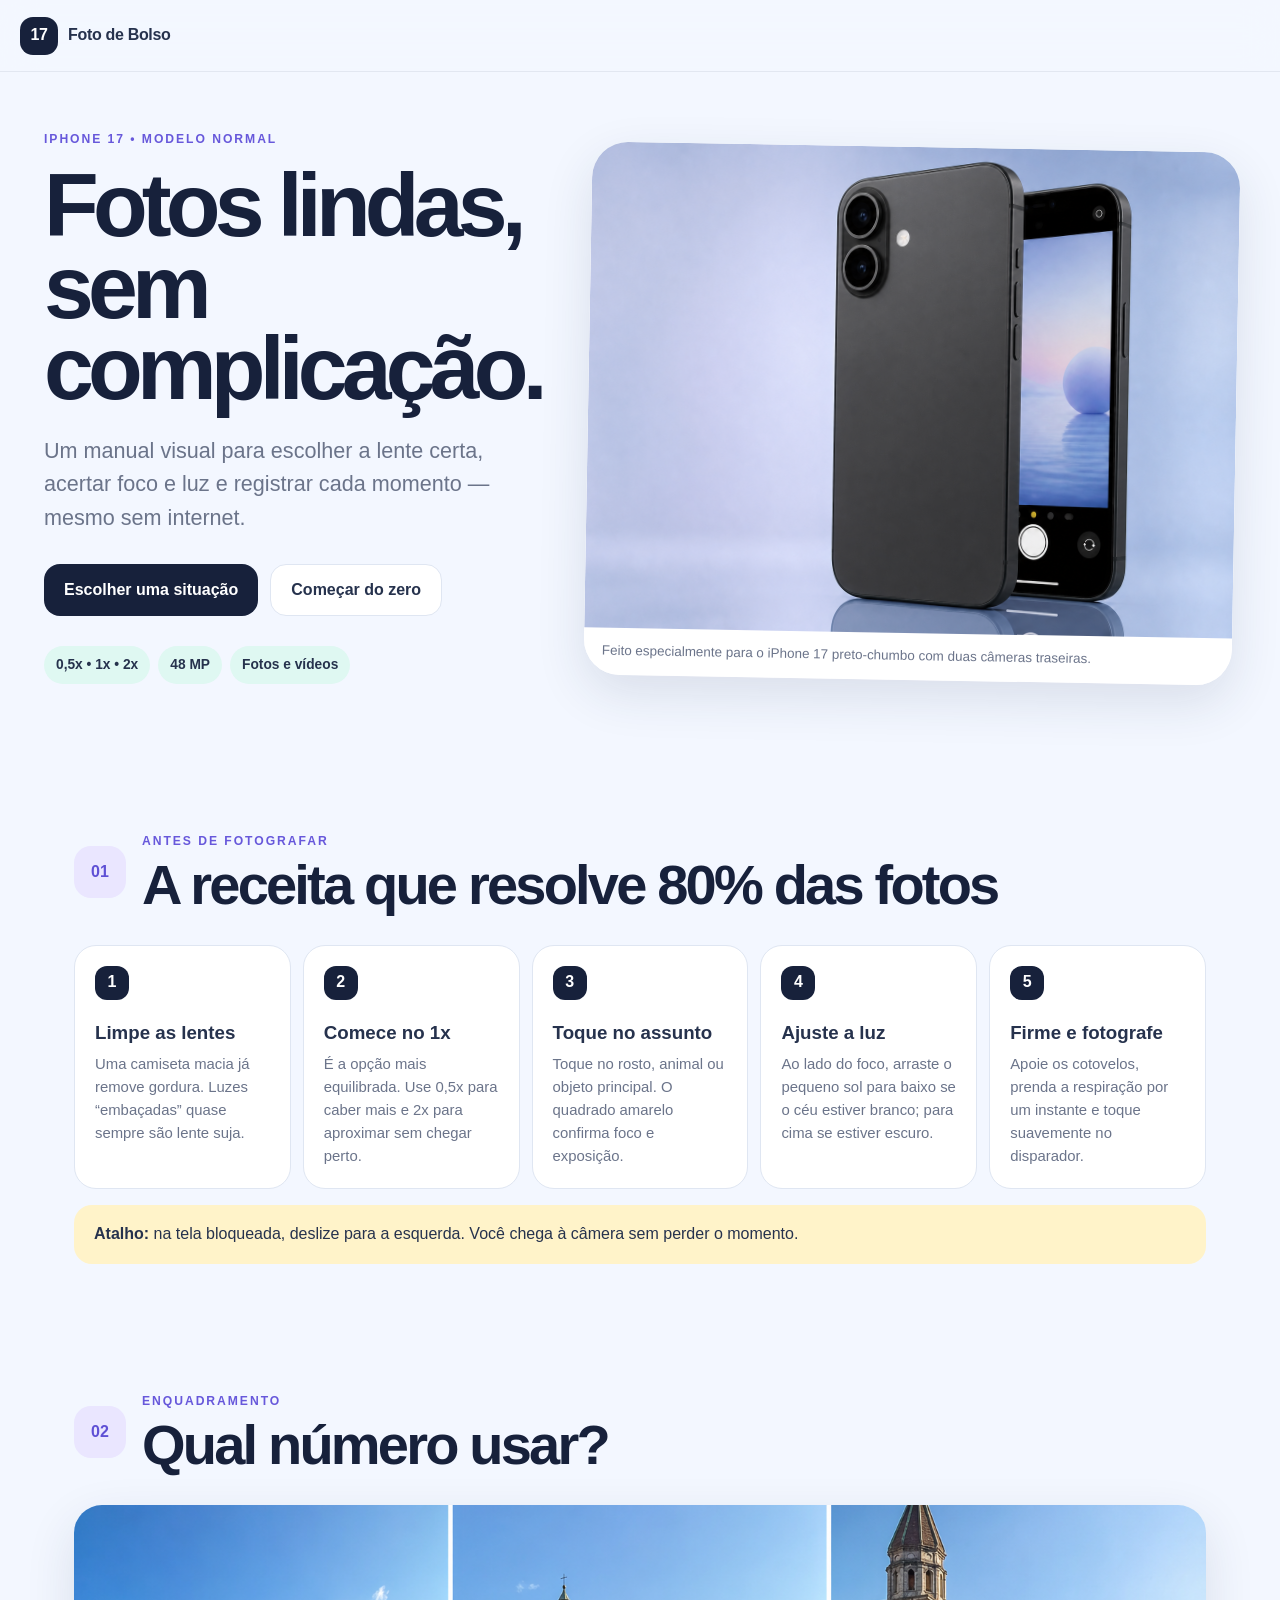
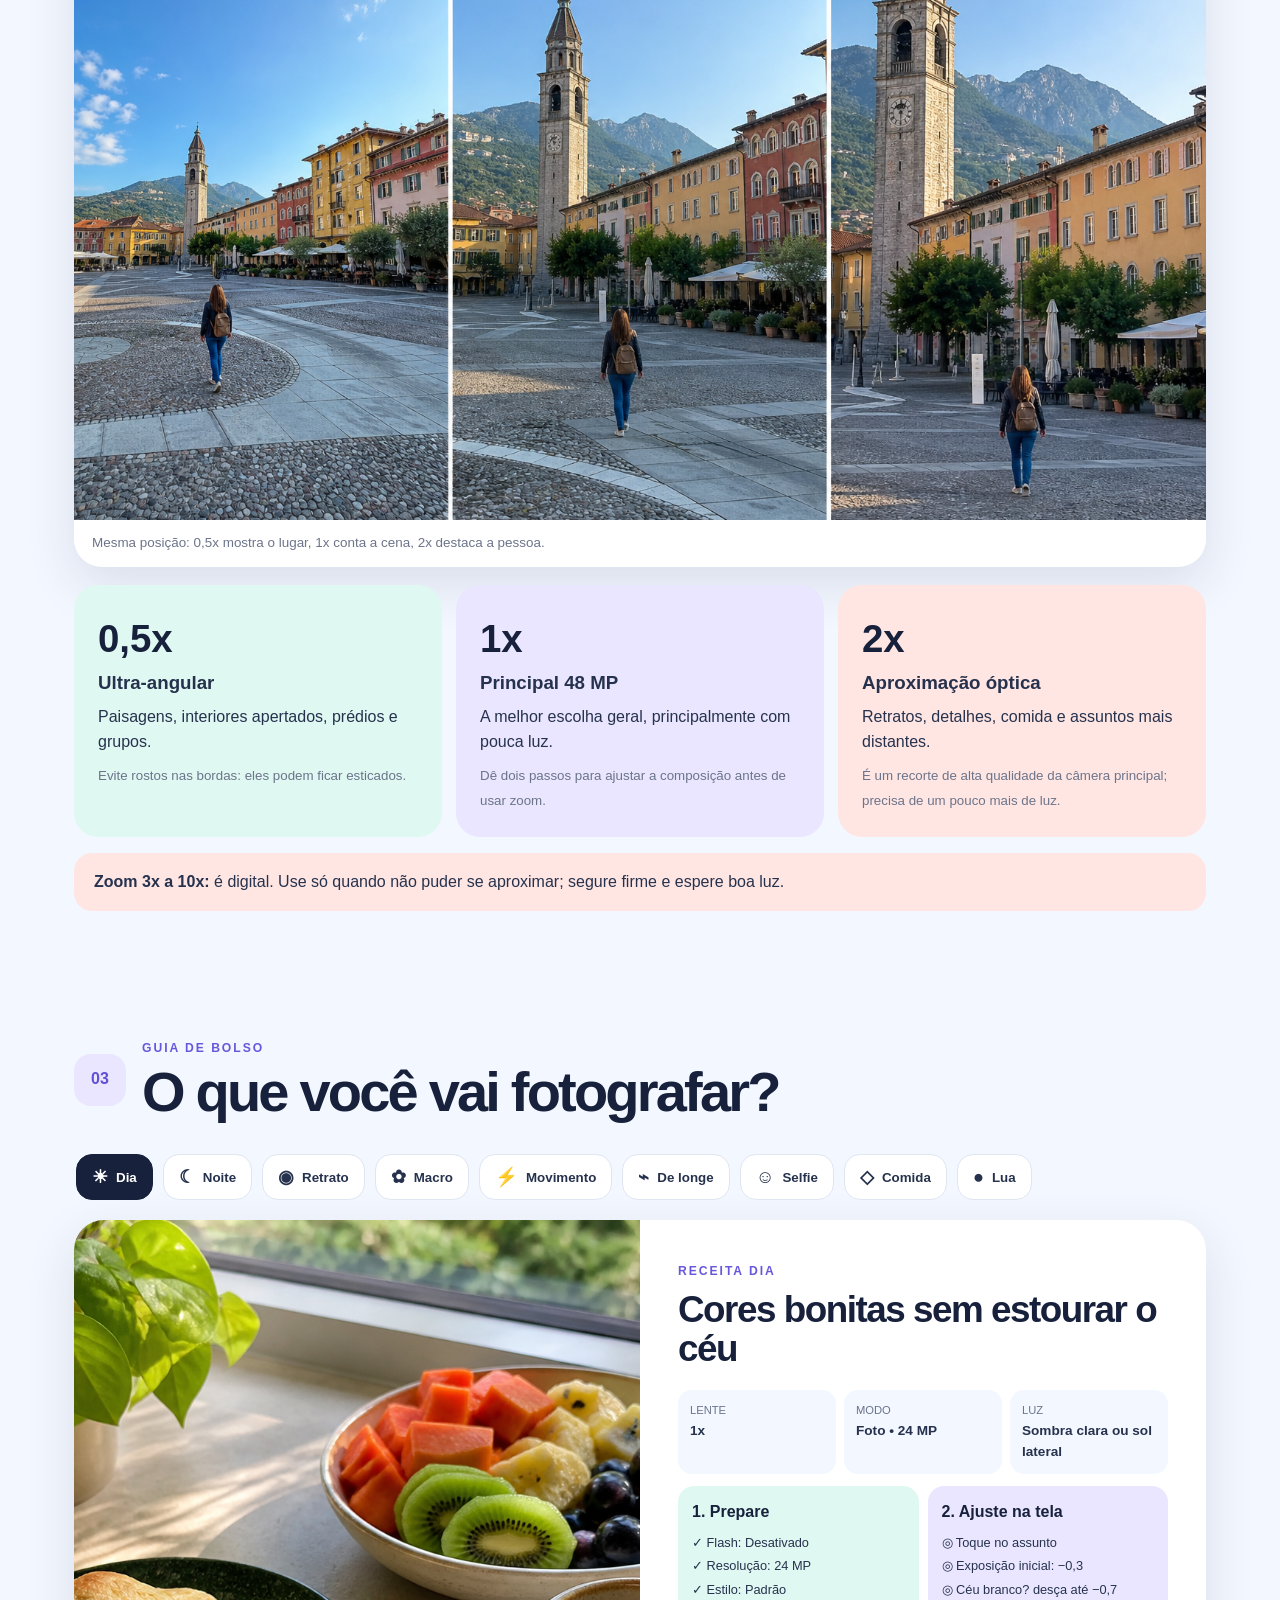
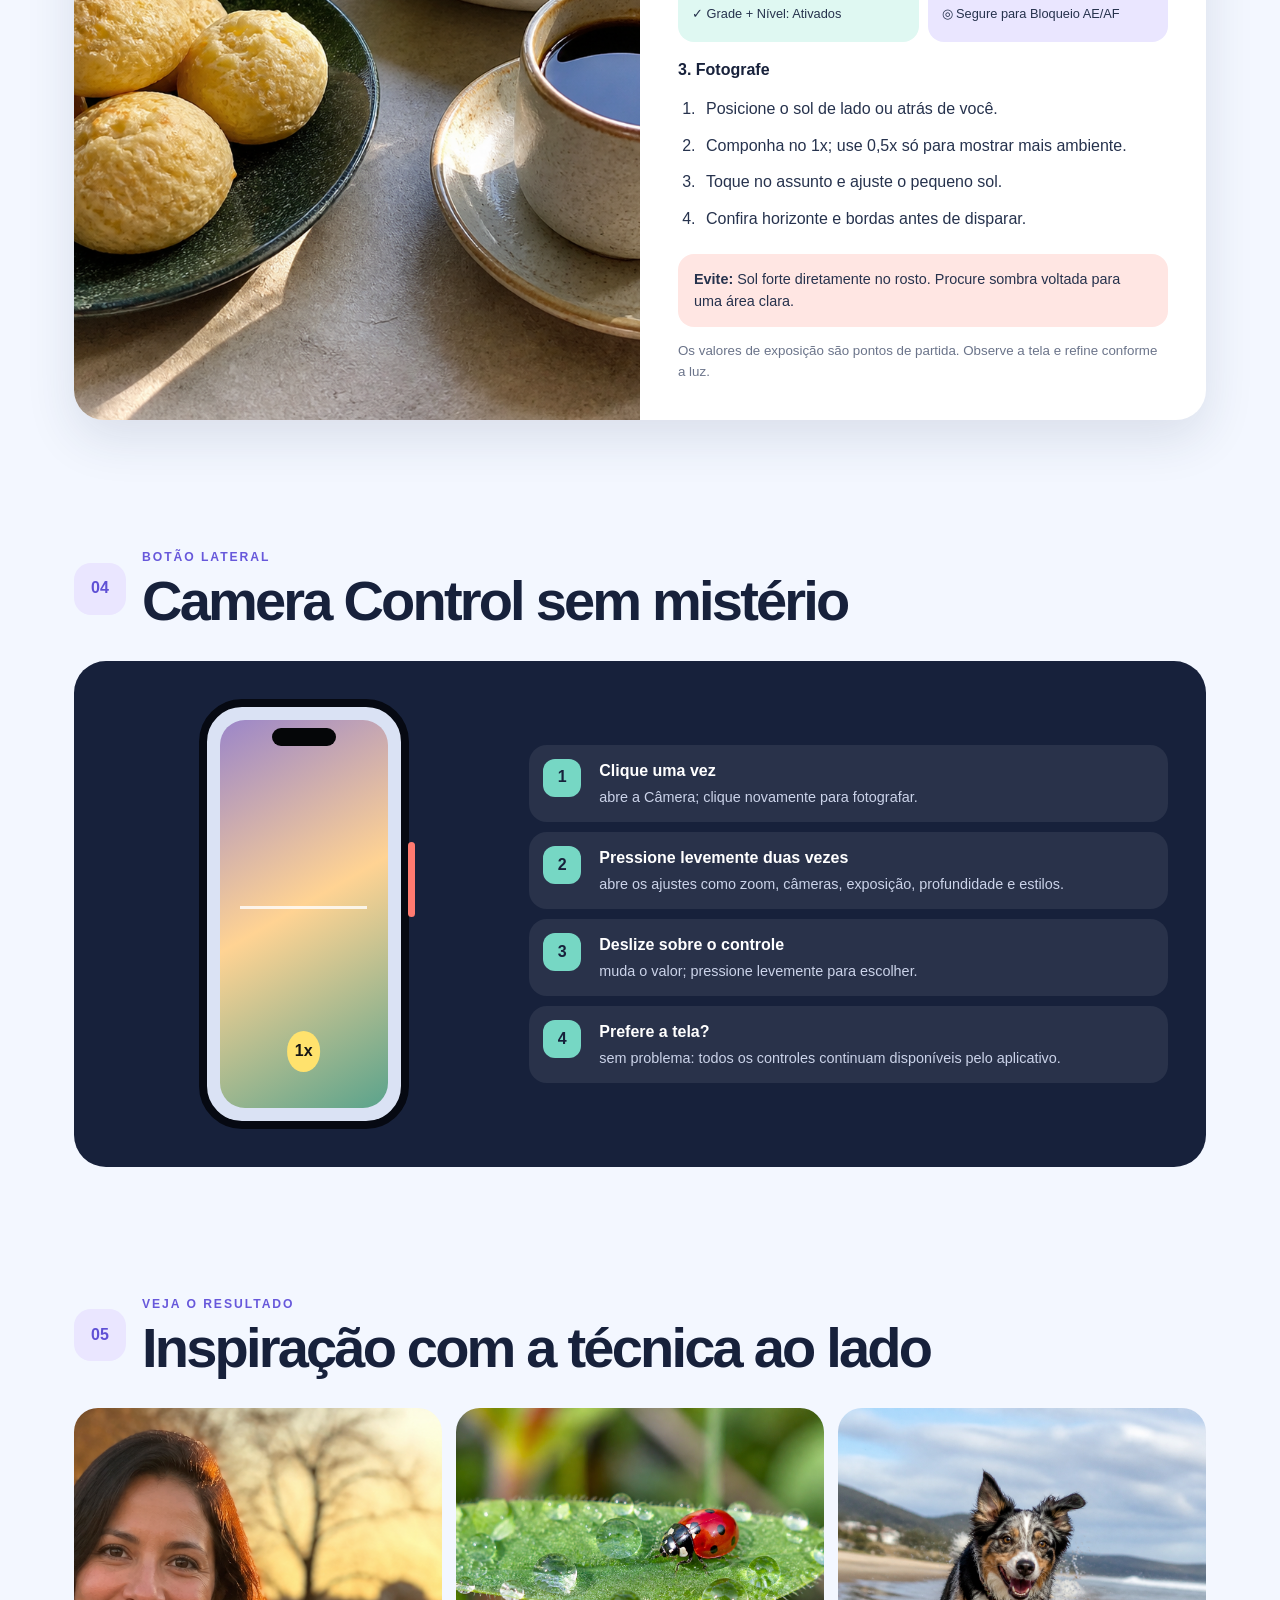
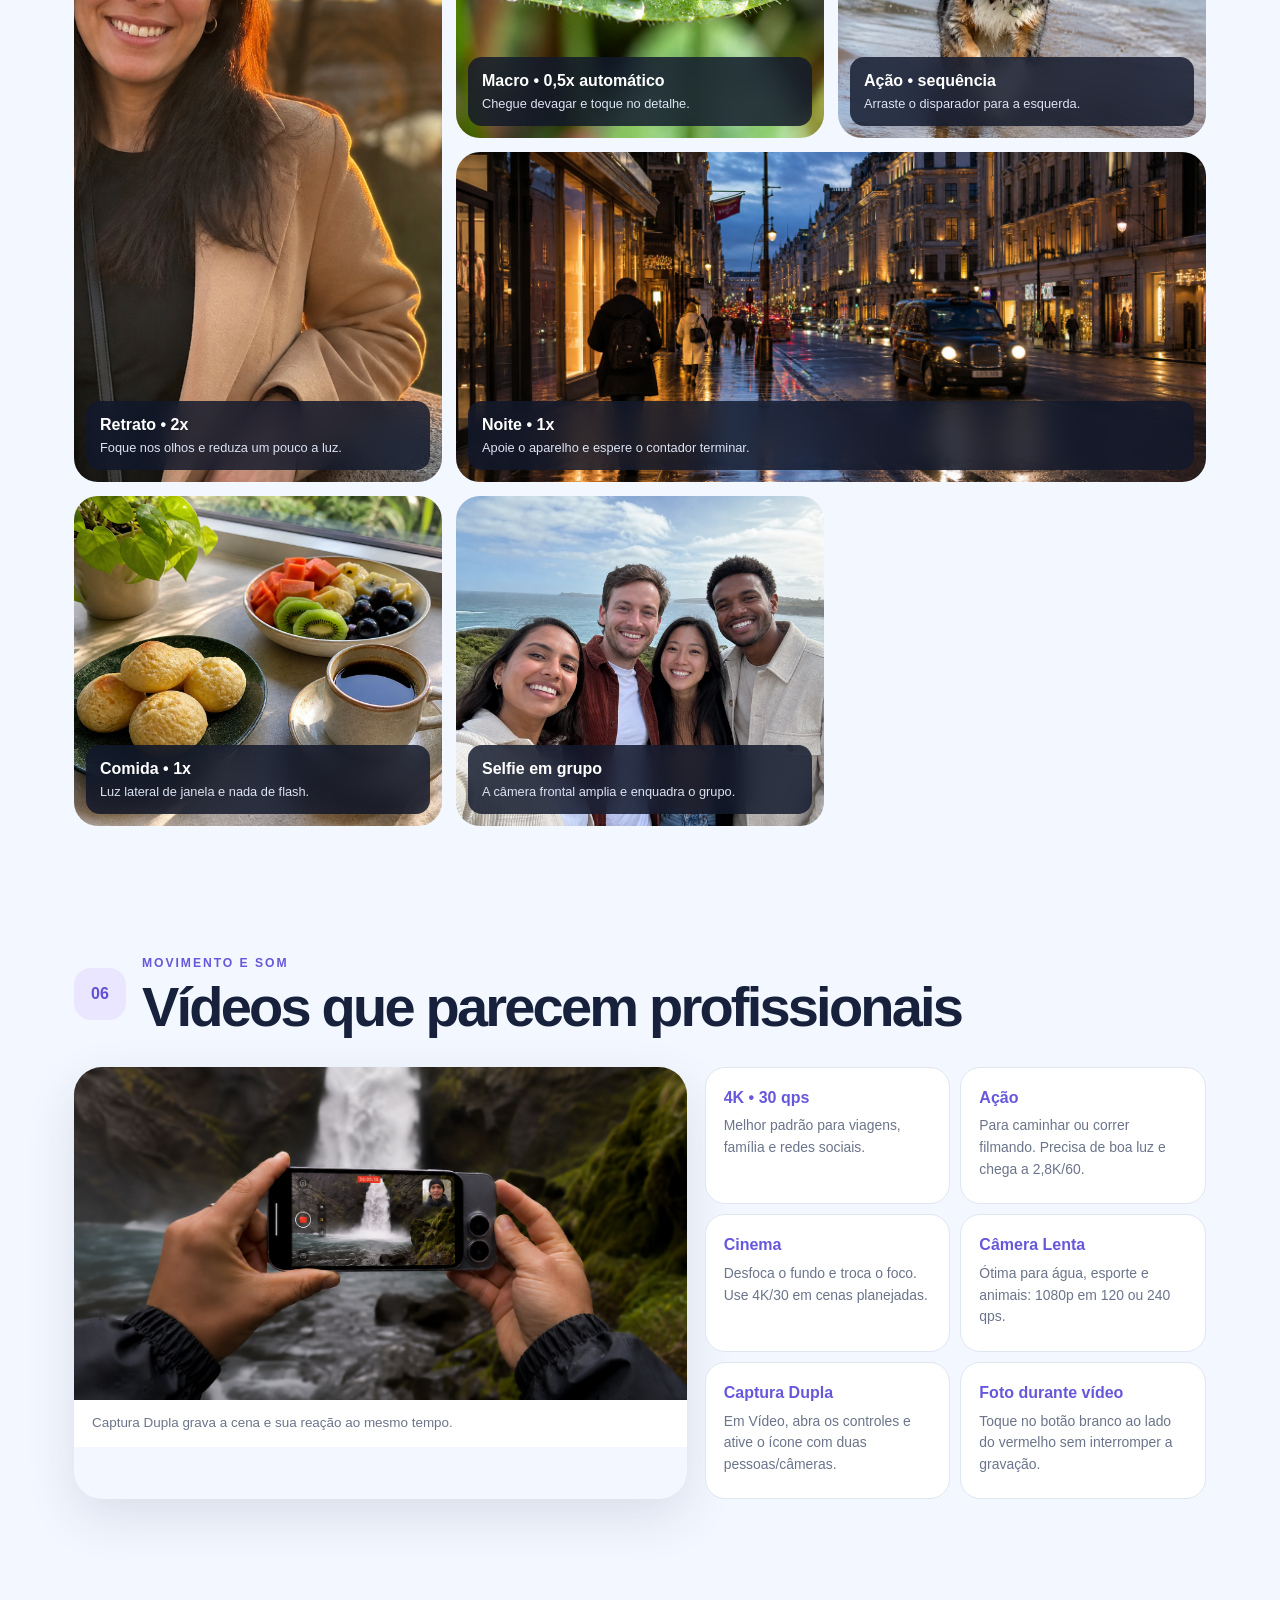
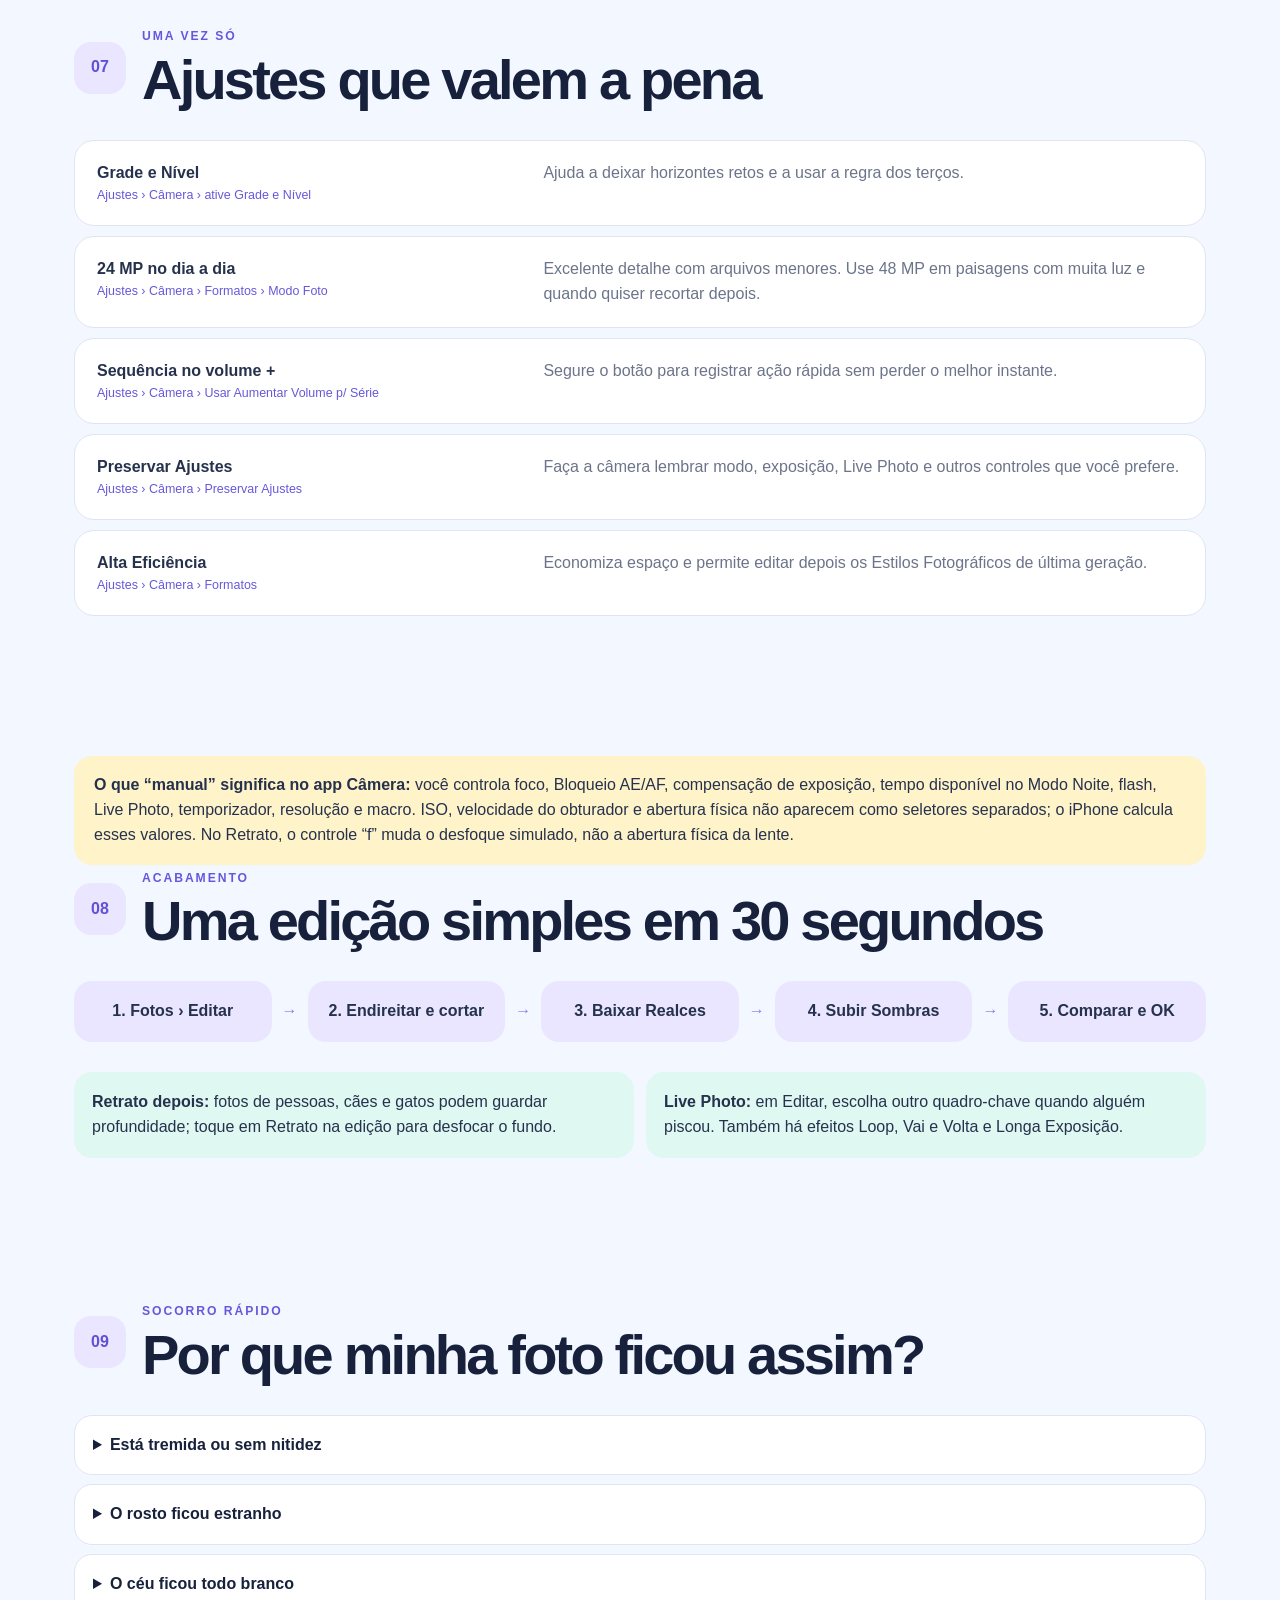
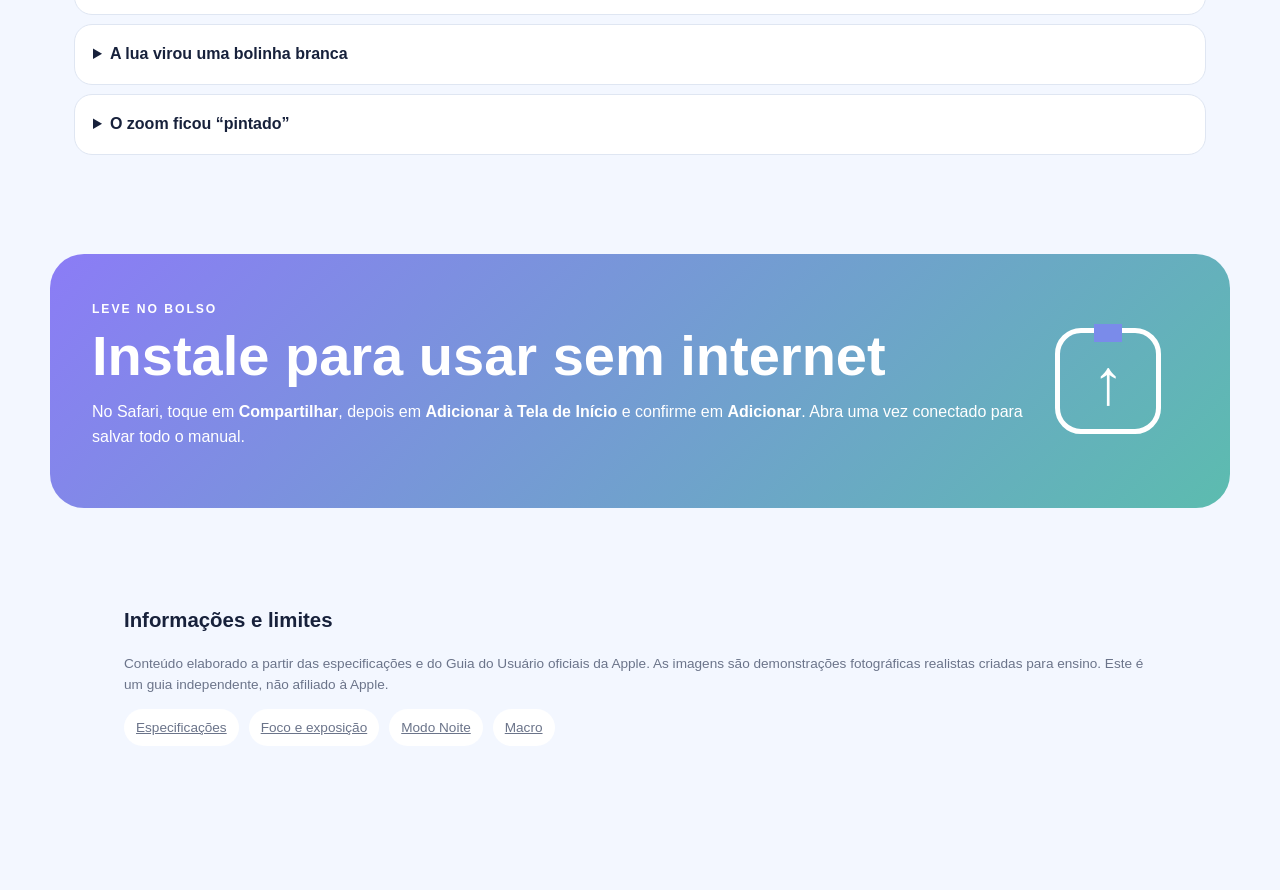
<file: index.html>
<!doctype html>
<html lang="pt-BR">
  <head>
    <meta charset="UTF-8" />
    <meta name="viewport" content="width=device-width, initial-scale=1, viewport-fit=cover" />
    <meta name="theme-color" content="#17213b" />
    <meta name="apple-mobile-web-app-capable" content="yes" />
    <meta name="apple-mobile-web-app-status-bar-style" content="black-translucent" />
    <meta name="apple-mobile-web-app-title" content="Foto 17" />
    <meta name="description" content="Manual prático e offline para fotografar com o iPhone 17 normal." />
    <link rel="manifest" href="./manifest.webmanifest" />
    <link rel="apple-touch-icon" href="./icons/apple-touch-icon-chumbo.png" />
    <link rel="icon" href="./icons/icon-chumbo-192.png" />
    <link rel="stylesheet" href="./styles.css" />
    <title>Foto 17 · Manual iPhone</title>
  </head>
  <body>
    <header class="topbar">
      <a class="brand" href="#inicio" aria-label="Início"><span class="brand-mark">17</span><span>Foto de Bolso</span></a>
      <button class="install-button" id="installButton" hidden>Instalar</button>
    </header>

    <main>
      <section class="hero" id="inicio">
        <div class="hero-copy">
          <span class="eyebrow">iPhone 17 • modelo normal</span>
          <h1>Fotos lindas, sem complicação.</h1>
          <p>Um manual visual para escolher a lente certa, acertar foco e luz e registrar cada momento — mesmo sem internet.</p>
          <div class="hero-actions">
            <a class="button primary" href="#receitas">Escolher uma situação</a>
            <a class="button secondary" href="#primeiros">Começar do zero</a>
          </div>
          <ul class="hero-chips" aria-label="Destaques"><li>0,5x • 1x • 2x</li><li>48 MP</li><li>Fotos e vídeos</li></ul>
        </div>
        <figure class="hero-visual"><img src="./images/hero-iphone17-chumbo.png" alt="iPhone 17 normal preto-chumbo em um estúdio fotográfico" /><figcaption>Feito especialmente para o iPhone 17 preto-chumbo com duas câmeras traseiras.</figcaption></figure>
      </section>

      <section class="section quick-start" id="primeiros">
        <div class="section-title"><span class="step-number">01</span><div><span class="eyebrow">Antes de fotografar</span><h2>A receita que resolve 80% das fotos</h2></div></div>
        <div class="steps-grid">
          <article class="step-card"><span>1</span><h3>Limpe as lentes</h3><p>Uma camiseta macia já remove gordura. Luzes “embaçadas” quase sempre são lente suja.</p></article>
          <article class="step-card"><span>2</span><h3>Comece no 1x</h3><p>É a opção mais equilibrada. Use 0,5x para caber mais e 2x para aproximar sem chegar perto.</p></article>
          <article class="step-card"><span>3</span><h3>Toque no assunto</h3><p>Toque no rosto, animal ou objeto principal. O quadrado amarelo confirma foco e exposição.</p></article>
          <article class="step-card"><span>4</span><h3>Ajuste a luz</h3><p>Ao lado do foco, arraste o pequeno sol para baixo se o céu estiver branco; para cima se estiver escuro.</p></article>
          <article class="step-card"><span>5</span><h3>Firme e fotografe</h3><p>Apoie os cotovelos, prenda a respiração por um instante e toque suavemente no disparador.</p></article>
        </div>
        <aside class="gold-tip"><strong>Atalho:</strong> na tela bloqueada, deslize para a esquerda. Você chega à câmera sem perder o momento.</aside>
      </section>

      <section class="section lenses" id="lentes">
        <div class="section-title"><span class="step-number">02</span><div><span class="eyebrow">Enquadramento</span><h2>Qual número usar?</h2></div></div>
        <figure class="wide-photo"><img src="./images/lentes-05-1-2.png" alt="A mesma praça fotografada em 0,5x, 1x e 2x" /><figcaption>Mesma posição: 0,5x mostra o lugar, 1x conta a cena, 2x destaca a pessoa.</figcaption></figure>
        <div class="lens-grid">
          <article class="lens-card mint"><b>0,5x</b><h3>Ultra-angular</h3><p>Paisagens, interiores apertados, prédios e grupos.</p><small>Evite rostos nas bordas: eles podem ficar esticados.</small></article>
          <article class="lens-card lavender"><b>1x</b><h3>Principal 48 MP</h3><p>A melhor escolha geral, principalmente com pouca luz.</p><small>Dê dois passos para ajustar a composição antes de usar zoom.</small></article>
          <article class="lens-card coral"><b>2x</b><h3>Aproximação óptica</h3><p>Retratos, detalhes, comida e assuntos mais distantes.</p><small>É um recorte de alta qualidade da câmera principal; precisa de um pouco mais de luz.</small></article>
        </div>
        <div class="warning"><strong>Zoom 3x a 10x:</strong> é digital. Use só quando não puder se aproximar; segure firme e espere boa luz.</div>
      </section>

      <section class="section recipes" id="receitas">
        <div class="section-title"><span class="step-number">03</span><div><span class="eyebrow">Guia de bolso</span><h2>O que você vai fotografar?</h2></div></div>
        <div class="recipe-tabs" role="tablist" aria-label="Situações de fotografia"></div>
        <article class="recipe-panel" id="recipePanel" aria-live="polite"></article>
      </section>

      <section class="section camera-control" id="controle">
        <div class="section-title"><span class="step-number">04</span><div><span class="eyebrow">Botão lateral</span><h2>Camera Control sem mistério</h2></div></div>
        <div class="control-layout">
          <div class="phone-control" aria-hidden="true"><div class="phone-screen"><span>1x</span><i></i></div><div class="control-key"></div></div>
          <ol class="control-steps">
            <li><b>Clique uma vez</b><span>abre a Câmera; clique novamente para fotografar.</span></li>
            <li><b>Pressione levemente duas vezes</b><span>abre os ajustes como zoom, câmeras, exposição, profundidade e estilos.</span></li>
            <li><b>Deslize sobre o controle</b><span>muda o valor; pressione levemente para escolher.</span></li>
            <li><b>Prefere a tela?</b><span>sem problema: todos os controles continuam disponíveis pelo aplicativo.</span></li>
          </ol>
        </div>
      </section>

      <section class="section gallery" id="galeria">
        <div class="section-title"><span class="step-number">05</span><div><span class="eyebrow">Veja o resultado</span><h2>Inspiração com a técnica ao lado</h2></div></div>
        <div class="photo-grid">
          <figure class="photo-card large"><img src="./images/retrato.png" alt="Retrato ao pôr do sol" loading="lazy" /><figcaption><b>Retrato • 2x</b><span>Foque nos olhos e reduza um pouco a luz.</span></figcaption></figure>
          <figure class="photo-card"><img src="./images/macro.png" alt="Joaninha em uma folha com gotas" loading="lazy" /><figcaption><b>Macro • 0,5x automático</b><span>Chegue devagar e toque no detalhe.</span></figcaption></figure>
          <figure class="photo-card"><img src="./images/movimento.png" alt="Cachorro correndo na praia" loading="lazy" /><figcaption><b>Ação • sequência</b><span>Arraste o disparador para a esquerda.</span></figcaption></figure>
          <figure class="photo-card wide"><img src="./images/noite-cidade.png" alt="Rua iluminada à noite após a chuva" loading="lazy" /><figcaption><b>Noite • 1x</b><span>Apoie o aparelho e espere o contador terminar.</span></figcaption></figure>
          <figure class="photo-card"><img src="./images/comida.png" alt="Café da manhã próximo à janela" loading="lazy" /><figcaption><b>Comida • 1x</b><span>Luz lateral de janela e nada de flash.</span></figcaption></figure>
          <figure class="photo-card"><img src="./images/selfie.png" alt="Selfie de quatro amigos no litoral" loading="lazy" /><figcaption><b>Selfie em grupo</b><span>A câmera frontal amplia e enquadra o grupo.</span></figcaption></figure>
        </div>
      </section>

      <section class="section video" id="video">
        <div class="section-title"><span class="step-number">06</span><div><span class="eyebrow">Movimento e som</span><h2>Vídeos que parecem profissionais</h2></div></div>
        <div class="video-layout">
          <figure class="wide-photo"><img src="./images/video-dual-chumbo.png" alt="Pessoa filmando uma cachoeira com um iPhone preto-chumbo e captura dupla" loading="lazy" /><figcaption>Captura Dupla grava a cena e sua reação ao mesmo tempo.</figcaption></figure>
          <div class="video-cards">
            <article><b>4K • 30 qps</b><p>Melhor padrão para viagens, família e redes sociais.</p></article>
            <article><b>Ação</b><p>Para caminhar ou correr filmando. Precisa de boa luz e chega a 2,8K/60.</p></article>
            <article><b>Cinema</b><p>Desfoca o fundo e troca o foco. Use 4K/30 em cenas planejadas.</p></article>
            <article><b>Câmera Lenta</b><p>Ótima para água, esporte e animais: 1080p em 120 ou 240 qps.</p></article>
            <article><b>Captura Dupla</b><p>Em Vídeo, abra os controles e ative o ícone com duas pessoas/câmeras.</p></article>
            <article><b>Foto durante vídeo</b><p>Toque no botão branco ao lado do vermelho sem interromper a gravação.</p></article>
          </div>
        </div>
      </section>

      <section class="section settings" id="ajustes">
        <div class="section-title"><span class="step-number">07</span><div><span class="eyebrow">Uma vez só</span><h2>Ajustes que valem a pena</h2></div></div>
        <div class="settings-list">
          <article><div><b>Grade e Nível</b><span>Ajustes › Câmera › ative Grade e Nível</span></div><p>Ajuda a deixar horizontes retos e a usar a regra dos terços.</p></article>
          <article><div><b>24 MP no dia a dia</b><span>Ajustes › Câmera › Formatos › Modo Foto</span></div><p>Excelente detalhe com arquivos menores. Use 48 MP em paisagens com muita luz e quando quiser recortar depois.</p></article>
          <article><div><b>Sequência no volume +</b><span>Ajustes › Câmera › Usar Aumentar Volume p/ Série</span></div><p>Segure o botão para registrar ação rápida sem perder o melhor instante.</p></article>
          <article><div><b>Preservar Ajustes</b><span>Ajustes › Câmera › Preservar Ajustes</span></div><p>Faça a câmera lembrar modo, exposição, Live Photo e outros controles que você prefere.</p></article>
          <article><div><b>Alta Eficiência</b><span>Ajustes › Câmera › Formatos</span></div><p>Economiza espaço e permite editar depois os Estilos Fotográficos de última geração.</p></article>
        </div>
      </section>

      <section class="section edit" id="editar">
        <aside class="gold-tip"><strong>O que “manual” significa no app Câmera:</strong> você controla foco, Bloqueio AE/AF, compensação de exposição, tempo disponível no Modo Noite, flash, Live Photo, temporizador, resolução e macro. ISO, velocidade do obturador e abertura física não aparecem como seletores separados; o iPhone calcula esses valores. No Retrato, o controle “f” muda o desfoque simulado, não a abertura física da lente.</aside>
        <div class="section-title"><span class="step-number">08</span><div><span class="eyebrow">Acabamento</span><h2>Uma edição simples em 30 segundos</h2></div></div>
        <div class="edit-flow"><span>1. Fotos › Editar</span><i>→</i><span>2. Endireitar e cortar</span><i>→</i><span>3. Baixar Realces</span><i>→</i><span>4. Subir Sombras</span><i>→</i><span>5. Comparar e OK</span></div>
        <div class="two-tips"><p><b>Retrato depois:</b> fotos de pessoas, cães e gatos podem guardar profundidade; toque em Retrato na edição para desfocar o fundo.</p><p><b>Live Photo:</b> em Editar, escolha outro quadro-chave quando alguém piscou. Também há efeitos Loop, Vai e Volta e Longa Exposição.</p></div>
      </section>

      <section class="section rescue" id="socorro">
        <div class="section-title"><span class="step-number">09</span><div><span class="eyebrow">Socorro rápido</span><h2>Por que minha foto ficou assim?</h2></div></div>
        <details><summary>Está tremida ou sem nitidez</summary><p>Limpe a lente, volte ao 1x, toque no assunto e apoie o telefone. À noite, espere o contador terminar.</p></details>
        <details><summary>O rosto ficou estranho</summary><p>Saia do 0,5x, use 1x ou 2x e mantenha a pessoa longe das bordas. Não fotografe muito perto do rosto.</p></details>
        <details><summary>O céu ficou todo branco</summary><p>Toque no céu claro e arraste o sol para baixo. Se o rosto escurecer demais, procure uma sombra iluminada.</p></details>
        <details><summary>A lua virou uma bolinha branca</summary><p>Use 2x, apoie o iPhone, toque na lua e abaixe bastante o sol. A lente normal não entrega o mesmo detalhe de uma teleobjetiva longa; inclua prédios ou árvores na composição.</p></details>
        <details><summary>O zoom ficou “pintado”</summary><p>Você provavelmente passou do 2x. Aproxime-se fisicamente, fotografe em 2x com boa luz ou faça a imagem em 1x/48 MP e recorte depois.</p></details>
      </section>

      <section class="section install" id="offline">
        <div><span class="eyebrow">Leve no bolso</span><h2>Instale para usar sem internet</h2><p>No Safari, toque em <b>Compartilhar</b>, depois em <b>Adicionar à Tela de Início</b> e confirme em <b>Adicionar</b>. Abra uma vez conectado para salvar todo o manual.</p></div>
        <div class="share-icon" aria-hidden="true">↑<span></span></div>
      </section>

      <section class="sources" id="fontes"><h2>Informações e limites</h2><p>Conteúdo elaborado a partir das especificações e do Guia do Usuário oficiais da Apple. As imagens são demonstrações fotográficas realistas criadas para ensino. Este é um guia independente, não afiliado à Apple.</p><div class="source-links"><a href="https://support.apple.com/pt-br/125089" target="_blank" rel="noreferrer">Especificações</a><a href="https://support.apple.com/pt-br/guide/iphone/-iph3dc593597/ios" target="_blank" rel="noreferrer">Foco e exposição</a><a href="https://support.apple.com/pt-br/guide/iphone/iph1a3c5b4c3/ios" target="_blank" rel="noreferrer">Modo Noite</a><a href="https://support.apple.com/pt-br/guide/iphone/iphfaacf2eb0/ios" target="_blank" rel="noreferrer">Macro</a></div></section>
    </main>

    <nav class="dock" aria-label="Navegação principal"><a href="#inicio"><span>⌂</span>Início</a><a href="#lentes"><span>◎</span>Lentes</a><a href="#receitas"><span>✦</span>Receitas</a><a href="#socorro"><span>?</span>Socorro</a></nav>
    <script src="./app.js"></script>
  </body>
</html>
</file>
<file: styles.css>
:root{--navy:#17213b;--ink:#26324d;--ice:#f3f7ff;--white:#fff;--lav:#8b7cf6;--lav-soft:#eae6ff;--mint:#76d7c4;--mint-soft:#dff8f2;--coral:#ff7a70;--coral-soft:#ffe6e3;--gold:#ffd56a;--muted:#6b748a;--line:#dfe6f2;--shadow:0 18px 50px rgba(35,48,82,.12);--radius:28px}
*{box-sizing:border-box}html{scroll-behavior:smooth;scroll-padding-top:82px}body{margin:0;background:var(--ice);color:var(--ink);font-family:-apple-system,BlinkMacSystemFont,"SF Pro Display","Segoe UI",sans-serif;line-height:1.55}img{display:block;width:100%}a{color:inherit}.topbar{position:sticky;top:0;z-index:20;display:flex;align-items:center;justify-content:space-between;height:72px;padding:0 max(20px,env(safe-area-inset-left));background:rgba(243,247,255,.88);backdrop-filter:blur(18px);border-bottom:1px solid rgba(38,50,77,.08)}.brand{display:flex;align-items:center;gap:10px;text-decoration:none;font-weight:800;letter-spacing:-.02em}.brand-mark{display:grid;place-items:center;width:38px;height:38px;border-radius:13px;background:var(--navy);color:white}.install-button{border:0;border-radius:99px;padding:10px 16px;background:var(--lav);color:white;font-weight:800}.hero{max-width:1240px;margin:0 auto;padding:54px 24px 38px;display:grid;grid-template-columns:.86fr 1.14fr;gap:46px;align-items:center;min-height:74vh}.hero-copy h1{font-size:clamp(3.25rem,7vw,6.7rem);line-height:.91;letter-spacing:-.065em;margin:14px 0 24px;color:var(--navy)}.hero-copy>p{font-size:clamp(1.08rem,2vw,1.35rem);max-width:620px;color:var(--muted)}.eyebrow{text-transform:uppercase;font-size:.76rem;font-weight:900;letter-spacing:.16em;color:#6758db}.hero-actions{display:flex;flex-wrap:wrap;gap:12px;margin:30px 0}.button{display:inline-flex;min-height:52px;align-items:center;padding:0 20px;border-radius:16px;text-decoration:none;font-weight:850}.button.primary{background:var(--navy);color:white}.button.secondary{background:white;border:1px solid var(--line)}.hero-chips{display:flex;flex-wrap:wrap;gap:8px;padding:0;list-style:none}.hero-chips li{background:var(--mint-soft);padding:8px 12px;border-radius:99px;font-size:.86rem;font-weight:750}.hero-visual{margin:0;border-radius:36px;overflow:hidden;background:white;box-shadow:var(--shadow);transform:rotate(1deg)}.hero-visual img{aspect-ratio:4/3;object-fit:cover}.hero-visual figcaption,.wide-photo figcaption{padding:13px 18px;background:white;color:var(--muted);font-size:.84rem}.section{max-width:1180px;margin:56px auto;padding:34px 24px}.section-title{display:flex;align-items:center;gap:16px;margin-bottom:28px}.section-title h2{font-size:clamp(2rem,5vw,3.5rem);line-height:1;letter-spacing:-.05em;margin:4px 0;color:var(--navy)}.step-number{display:grid;place-items:center;flex:0 0 52px;height:52px;border-radius:17px;background:var(--lav-soft);font-weight:900;color:#5f50d5}.steps-grid{display:grid;grid-template-columns:repeat(5,1fr);gap:12px}.step-card{background:white;padding:20px;border-radius:22px;border:1px solid var(--line)}.step-card>span{display:grid;place-items:center;width:34px;height:34px;border-radius:12px;background:var(--navy);color:white;font-weight:900}.step-card h3{margin:18px 0 6px}.step-card p{margin:0;color:var(--muted);font-size:.93rem}.gold-tip,.warning{margin-top:16px;padding:17px 20px;border-radius:18px;background:#fff3c9}.wide-photo{margin:0;border-radius:28px;overflow:hidden;box-shadow:var(--shadow)}.wide-photo img{aspect-ratio:16/8.7;object-fit:cover}.lens-grid{display:grid;grid-template-columns:repeat(3,1fr);gap:14px;margin-top:18px}.lens-card{padding:24px;border-radius:24px}.lens-card.mint{background:var(--mint-soft)}.lens-card.lavender{background:var(--lav-soft)}.lens-card.coral{background:var(--coral-soft)}.lens-card>b{font-size:2.4rem;color:var(--navy)}.lens-card h3{margin:0}.lens-card p{margin:8px 0}.lens-card small{color:var(--muted)}.warning{background:var(--coral-soft)}.recipe-tabs{display:flex;gap:10px;overflow-x:auto;padding:2px 2px 12px;scrollbar-width:none}.recipe-tab{flex:0 0 auto;display:flex;align-items:center;gap:8px;border:1px solid var(--line);background:white;border-radius:16px;padding:11px 15px;font-weight:800;color:var(--ink)}.recipe-tab span{font-size:1.15rem}.recipe-tab.active{background:var(--navy);color:white;border-color:var(--navy)}.recipe-panel{display:grid;grid-template-columns:1fr 1fr;background:white;border-radius:30px;overflow:hidden;box-shadow:var(--shadow);margin-top:8px}.recipe-image img{height:100%;min-height:490px;object-fit:cover}.recipe-content{padding:38px}.recipe-content h3{font-size:2.3rem;line-height:1.05;letter-spacing:-.04em;color:var(--navy);margin:8px 0 22px}.recipe-meta{display:grid;grid-template-columns:repeat(3,1fr);gap:8px}.recipe-meta span{padding:12px;border-radius:14px;background:var(--ice)}.recipe-meta small,.recipe-meta b{display:block}.recipe-meta small{color:var(--muted);font-size:.7rem;text-transform:uppercase}.recipe-meta b{font-size:.85rem}.recipe-content ol{padding-left:22px}.recipe-content li{padding:6px}.avoid{padding:14px 16px;border-radius:16px;background:var(--coral-soft);font-size:.9rem}.control-layout{display:grid;grid-template-columns:.75fr 1.25fr;gap:34px;align-items:center;background:var(--navy);padding:38px;border-radius:32px;color:white}.phone-control{position:relative;width:210px;height:430px;margin:auto;border:8px solid #060912;border-radius:43px;background:#dae2f4;padding:13px}.phone-screen{position:relative;height:100%;border-radius:25px;background:linear-gradient(150deg,#9b86c9,#ffd393 48%,#5aa38c);overflow:hidden}.phone-screen:before{content:"";position:absolute;inset:48% 12% auto;height:3px;background:rgba(255,255,255,.8)}.phone-screen span{position:absolute;bottom:36px;left:50%;transform:translateX(-50%);background:#ffe26d;color:#151515;border-radius:50%;padding:8px;font-weight:900}.phone-screen i{position:absolute;top:8px;left:50%;width:64px;height:18px;transform:translateX(-50%);background:#050608;border-radius:20px}.control-key{position:absolute;right:-14px;top:135px;width:7px;height:75px;border-radius:6px;background:var(--coral)}.control-steps{display:grid;gap:10px;padding:0;list-style:none;counter-reset:item}.control-steps li{display:grid;grid-template-columns:44px 1fr;gap:2px 12px;padding:14px;border-radius:18px;background:rgba(255,255,255,.08)}.control-steps li:before{counter-increment:item;content:counter(item);grid-row:1/3;display:grid;place-items:center;width:38px;height:38px;border-radius:12px;background:var(--mint);color:var(--navy);font-weight:900}.control-steps span{color:#cbd3e9;font-size:.9rem}.photo-grid{display:grid;grid-template-columns:repeat(3,1fr);grid-auto-rows:330px;gap:14px}.photo-card{position:relative;margin:0;overflow:hidden;border-radius:24px;background:white}.photo-card.large{grid-row:span 2}.photo-card.wide{grid-column:span 2}.photo-card img{height:100%;object-fit:cover}.photo-card figcaption{position:absolute;left:12px;right:12px;bottom:12px;padding:12px 14px;border-radius:14px;background:rgba(16,24,43,.82);backdrop-filter:blur(12px);color:white}.photo-card figcaption b,.photo-card figcaption span{display:block}.photo-card figcaption span{font-size:.8rem;color:#dce3f4}.video-layout{display:grid;grid-template-columns:1.1fr .9fr;gap:18px}.video-cards{display:grid;grid-template-columns:1fr 1fr;gap:10px}.video-cards article{padding:18px;background:white;border:1px solid var(--line);border-radius:20px}.video-cards b{color:#6758db}.video-cards p{font-size:.87rem;color:var(--muted);margin:5px 0}.settings-list{display:grid;gap:10px}.settings-list article{display:grid;grid-template-columns:.8fr 1.2fr;gap:20px;padding:20px 22px;background:white;border-radius:20px;border:1px solid var(--line)}.settings-list b,.settings-list span{display:block}.settings-list span{font-size:.78rem;color:#6758db}.settings-list p{margin:0;color:var(--muted)}.edit-flow{display:flex;align-items:center;gap:10px;overflow-x:auto}.edit-flow span{flex:1 0 160px;text-align:center;padding:18px 12px;border-radius:18px;background:var(--lav-soft);font-weight:800}.edit-flow i{font-style:normal;color:var(--lav)}.two-tips{display:grid;grid-template-columns:1fr 1fr;gap:12px;margin-top:14px}.two-tips p{background:var(--mint-soft);padding:18px;border-radius:18px}.rescue details{background:white;border:1px solid var(--line);border-radius:18px;margin:9px 0;padding:0 18px}.rescue summary{cursor:pointer;padding:17px 0;font-weight:850;color:var(--navy)}.rescue details p{margin-top:0;color:var(--muted)}.install{display:grid;grid-template-columns:1fr 160px;align-items:center;background:linear-gradient(135deg,var(--lav),#5cbcaf);color:white;border-radius:34px;padding:42px}.install .eyebrow{color:#fff}.install h2{font-size:clamp(2rem,5vw,3.5rem);line-height:1;margin:8px 0}.share-icon{position:relative;display:grid;place-items:center;width:106px;height:106px;margin:auto;border:5px solid white;border-radius:26px;font-size:4rem;font-weight:300}.share-icon span{position:absolute;top:-9px;width:28px;height:18px;background:#7a8bea}.sources{max-width:1080px;margin:30px auto 120px;padding:24px;color:var(--muted);font-size:.85rem}.sources h2{color:var(--navy)}.source-links{display:flex;flex-wrap:wrap;gap:10px}.source-links a{padding:8px 12px;background:white;border-radius:99px}.dock{display:none}
@media(max-width:850px){body{padding-bottom:78px}.topbar{height:60px}.hero{grid-template-columns:1fr;padding-top:34px;gap:24px;min-height:auto}.hero-copy h1{font-size:3.7rem}.hero-visual{transform:none}.section{margin:30px auto;padding:26px 18px}.steps-grid{grid-template-columns:1fr 1fr}.step-card:last-child{grid-column:span 2}.lens-grid,.recipe-panel,.control-layout,.video-layout{grid-template-columns:1fr}.recipe-image img{min-height:280px;max-height:390px}.recipe-content{padding:24px}.recipe-meta{grid-template-columns:1fr}.control-layout{padding:28px 18px}.phone-control{transform:scale(.8);margin:-44px auto}.photo-grid{grid-template-columns:1fr 1fr;grid-auto-rows:290px}.photo-card.large{grid-row:auto;grid-column:span 2}.photo-card.wide{grid-column:span 2}.settings-list article{grid-template-columns:1fr;gap:8px}.install{grid-template-columns:1fr;padding:30px}.share-icon{margin-top:20px}.dock{position:fixed;z-index:30;bottom:0;left:0;right:0;display:grid;grid-template-columns:repeat(4,1fr);padding:8px max(8px,env(safe-area-inset-right)) calc(8px + env(safe-area-inset-bottom)) max(8px,env(safe-area-inset-left));background:rgba(23,33,59,.95);backdrop-filter:blur(16px)}.dock a{display:grid;justify-items:center;color:#bfc7dc;text-decoration:none;font-size:.68rem;font-weight:750}.dock a span{font-size:1.2rem}.dock a:active,.dock a.active{color:white}.two-tips{grid-template-columns:1fr}}
@media(max-width:520px){.hero-copy h1{font-size:3.15rem}.hero-actions .button{width:100%;justify-content:center}.steps-grid{grid-template-columns:1fr}.step-card:last-child{grid-column:auto}.section-title{align-items:flex-start}.step-number{flex-basis:44px;height:44px}.lens-grid{grid-template-columns:1fr}.recipe-content h3{font-size:1.85rem}.photo-grid{display:block}.photo-card{height:330px;margin-bottom:12px}.video-cards{grid-template-columns:1fr}.edit-flow i{display:none}.edit-flow{display:grid}.edit-flow span{min-width:0}.sources{margin-bottom:100px}}
@media(prefers-reduced-motion:reduce){html{scroll-behavior:auto}}
.manual-settings{display:grid;grid-template-columns:1fr 1fr;gap:9px;margin-top:12px}.manual-settings section{padding:14px;border-radius:16px;background:var(--mint-soft)}.manual-settings section+section{background:var(--lav-soft)}.manual-settings h4,.shoot-title{margin:0 0 8px;color:var(--navy)}.manual-settings span{display:block;font-size:.8rem;margin:4px 0}.shoot-title{margin-top:16px}.recipe-content ol{margin-top:5px}.value-note{display:block;color:var(--muted);margin-top:8px}@media(max-width:520px){.manual-settings{grid-template-columns:1fr}}
</file>
